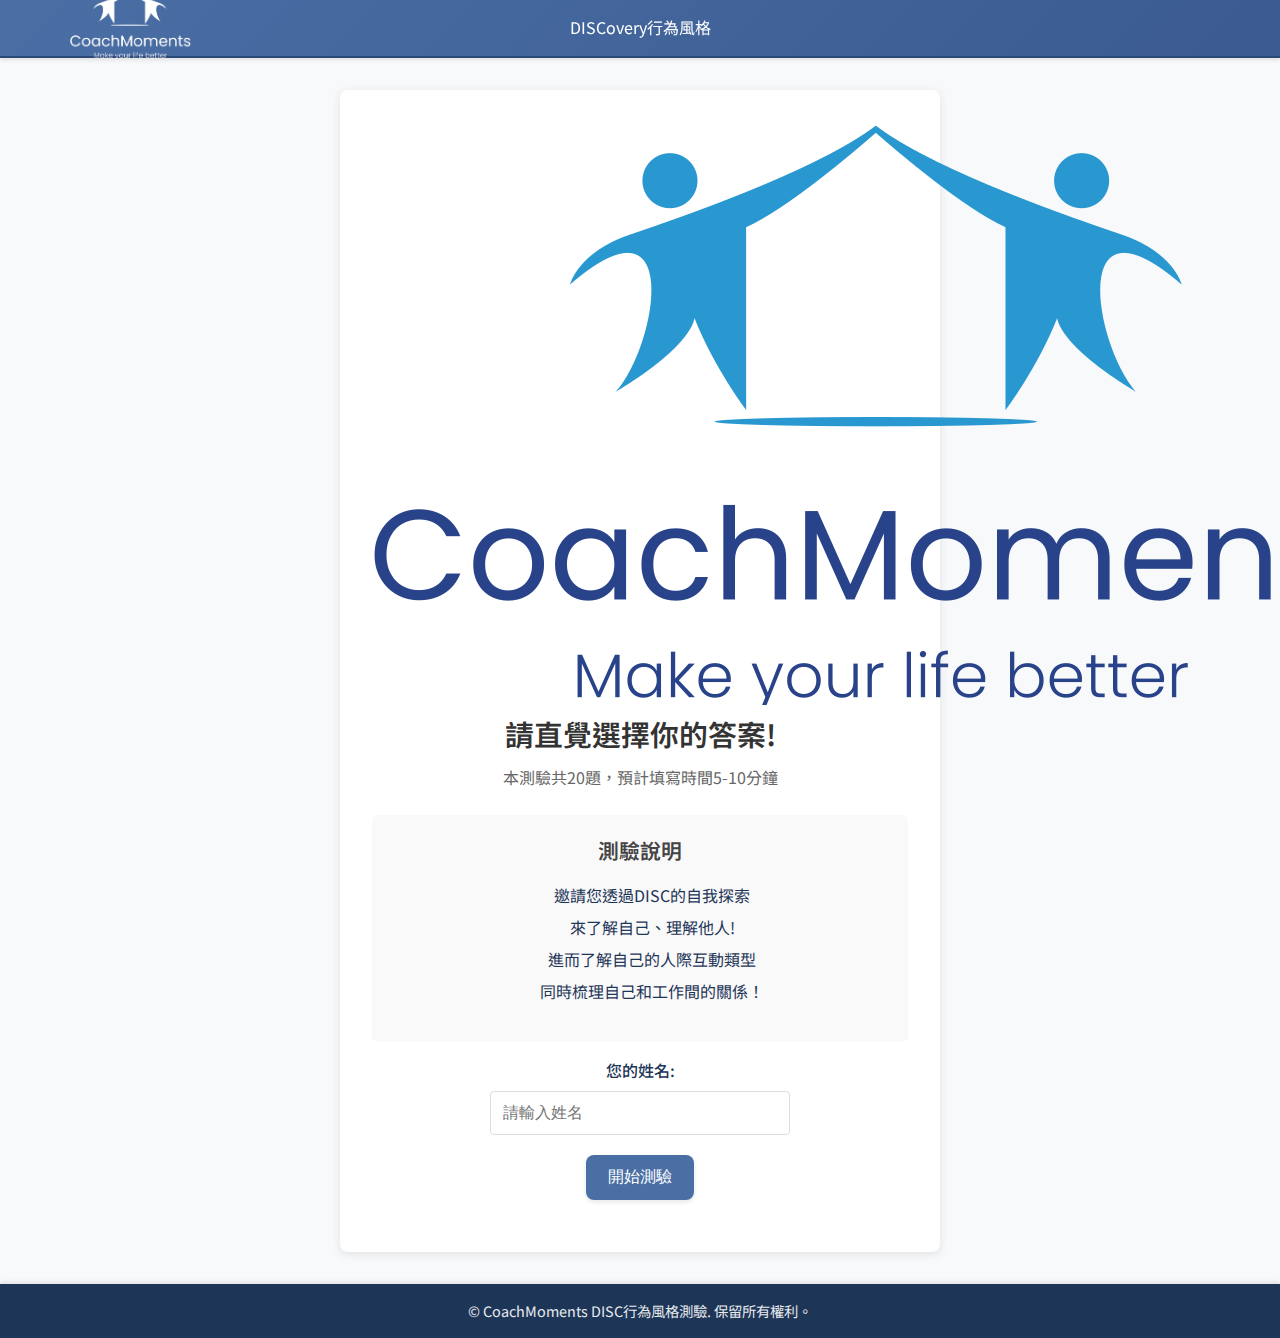
<file: index.html>
<!DOCTYPE html>
<html lang="zh-Hant">
<head>
    <meta charset="UTF-8">
    <meta name="viewport" content="width=device-width, initial-scale=1.0">
    <title>DISC 人格測驗</title>
    <link rel="stylesheet" href="css/styles.css">
    <link rel="stylesheet" href="css/header-styles.css">
    <link rel="stylesheet" href="css/footer-styles.css">
    <link href="https://fonts.googleapis.com/css2?family=Noto+Sans+TC:wght@400;500;700&display=swap" rel="stylesheet">

</head>
<body>
    <header>
        <div class="container">
            <div class="header-content">
                <div class="logo-container">
                    <a href="https://coachmoments.com/" target="_blank">
                        <img src="images/logo.png" alt="CoachMoments Logo" class="site-logo" 
                             onerror="this.style.display='none'; this.nextElementSibling.style.display='block';">
                        <div class="logo-fallback">CoachMoments</div>
                    </a>
                </div>
                <div class="site-title">
                    <span class="title-en">DISCovery行為風格</span>
                </div>
                <div class="header-spacer"></div>
            </div>
        </div>
    </header>

    <main class="container">
        <div class="welcome-card">
            <div class="welcome-header">
                <div class="welcome-logo">
                    <img src="images/logo - blue.png" alt="DISC Logo" class="intro-logo" 
                         onerror="this.style.display='none';">
                </div>
                <h2>請直覺選擇你的答案!</h2>
                <p>本測驗共20題，預計填寫時間5-10分鐘</p>
            </div>
            
            <div class="test-instructions">
                <h3>測驗說明</h3>
                <ul style="list-style-type: none; text-align: center;">
                    <li>邀請您透過DISC的自我探索</li>
                    <li>來了解自己、理解他人!</li>
                    <li>進而了解自己的人際互動類型 </li>
                    <li>同時梳理自己和工作間的關係！</li>
                </ul>
            </div>
            
            <div class="input-section">
                <label for="userName">您的姓名:</label>
                <input type="text" id="userName" placeholder="請輸入姓名" maxlength="20">
            </div>
            
            <div class="start-options">
                <button id="startTest" class="btn">開始測驗</button>
            </div>
            
            <div id="testStatus" class="status-message" style="display: none;"></div>
        </div>
    </main>

    <footer>
        <div class="container">
            <p>&copy; CoachMoments DISC行為風格測驗. 保留所有權利。</p>
        </div>
    </footer>

    <script src="js/script.js"></script>
    <script>
        document.addEventListener('DOMContentLoaded', function() {
            // 開始新測驗按鈕
            document.getElementById('startTest').addEventListener('click', function() {
                const newUserName = document.getElementById('userName').value.trim();
                
                if (!newUserName) {
                    document.getElementById('testStatus').textContent = '請輸入您的姓名以開始測驗';
                    document.getElementById('testStatus').style.display = 'block';
                    setTimeout(() => {
                        document.getElementById('testStatus').style.display = 'none';
                    }, 3000);
                    return;
                }
                
                // 初始化新測驗數據
                clearLocalStorageData();
                
                // 設置用戶名和空答案
                saveToLocalStorage('discUserName', newUserName);
                saveToLocalStorage('discAnswers', Array(20).fill(null));
                saveToLocalStorage('discTestStartTime', new Date().toISOString());
                
                // 重定向到測驗頁面
                window.location.href = 'quiz.html';
            });
        });
    </script>
</body>
</html>
</file>
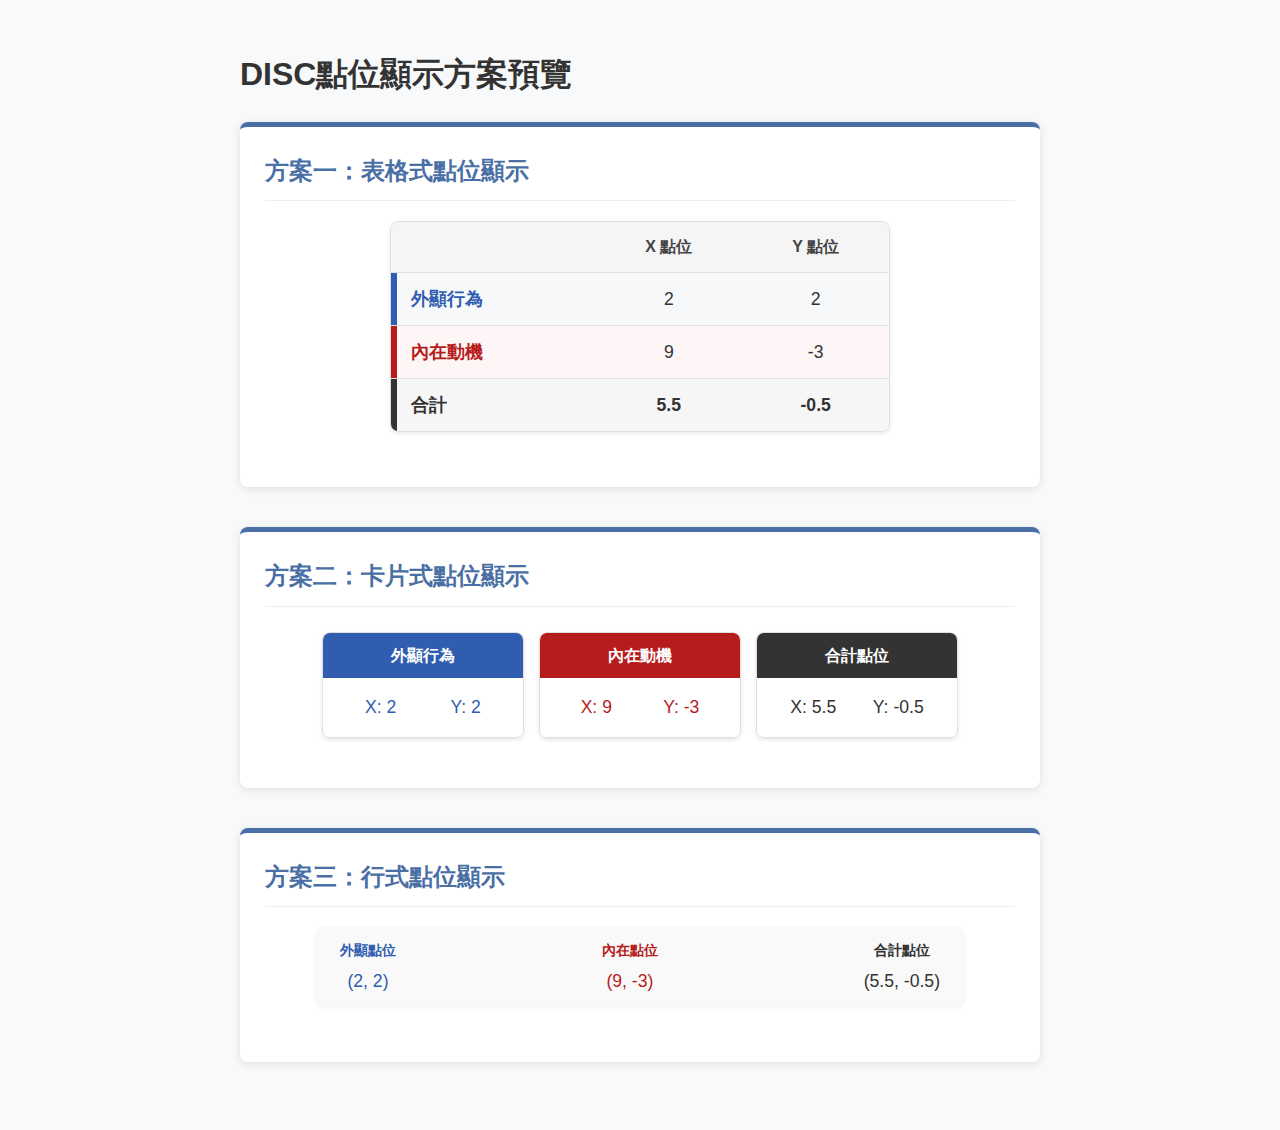
<file: p.HTML>
<!DOCTYPE html>
<html lang="zh-Hant">
<head>
    <meta charset="UTF-8">
    <meta name="viewport" content="width=device-width, initial-scale=1.0">
    <title>點位顯示方案預覽</title>
    <style>
        body {
            font-family: 'Noto Sans TC', 'Segoe UI', sans-serif;
            line-height: 1.6;
            color: #333;
            background-color: #f8f9fa;
            padding: 20px;
        }
        
        .container {
            max-width: 800px;
            margin: 0 auto;
        }
        
        .preview-section {
            background: white;
            border-radius: 8px;
            box-shadow: 0 2px 8px rgba(0,0,0,0.1);
            margin-bottom: 40px;
            padding: 25px;
            border-top: 5px solid #4a6fa5;
        }
        
        h2 {
            margin-top: 0;
            color: #4a6fa5;
            border-bottom: 1px solid #eee;
            padding-bottom: 10px;
            margin-bottom: 20px;
        }
        
        /* 方案一：表格式點位 */
        .points-table-container {
            margin: 20px auto 30px;
            max-width: 500px;
        }

        .points-table {
            width: 100%;
            border-collapse: separate;
            border-spacing: 0;
            border-radius: 8px;
            overflow: hidden;
            box-shadow: 0 2px 5px rgba(0, 0, 0, 0.08);
            border: 1px solid #e0e0e0;
        }

        .points-table th,
        .points-table td {
            padding: 12px 15px;
            text-align: center;
            border-bottom: 1px solid #e0e0e0;
        }

        .points-table th {
            background-color: #f5f5f5;
            font-weight: 600;
            color: #444;
        }

        .points-table td {
            font-weight: 500;
            font-size: 1.1rem;
        }

        .points-table tr:last-child td {
            border-bottom: none;
        }

        .points-table .point-label {
            text-align: left;
            font-weight: 600;
            padding-left: 20px;
            position: relative;
        }

        .points-table .point-label::before {
            content: '';
            position: absolute;
            left: 0;
            top: 0;
            bottom: 0;
            width: 6px;
        }

        .external-row .point-label {
            color: #305daf;
        }

        .external-row .point-label::before {
            background-color: #305daf;
        }

        .external-row td {
            background-color: rgba(74, 111, 165, 0.05);
        }

        .internal-row .point-label {
            color: #b71c1c;
        }

        .internal-row .point-label::before {
            background-color: #b71c1c;
        }

        .internal-row td {
            background-color: rgba(230, 57, 70, 0.05);
        }

        .total-row .point-label {
            color: #333;
        }

        .total-row .point-label::before {
            background-color: #333;
        }

        .total-row td {
            background-color: rgba(80, 80, 80, 0.05);
            font-weight: 600;
        }
        
        /* 方案二：卡片式點位 */
        .points-cards {
            display: flex;
            justify-content: center;
            gap: 15px;
            margin: 25px auto;
            max-width: 650px;
        }

        .point-card {
            flex: 1;
            min-width: 120px;
            max-width: 200px;
            border-radius: 8px;
            overflow: hidden;
            box-shadow: 0 2px 4px rgba(0, 0, 0, 0.1);
            border: 1px solid #e0e0e0;
        }

        .point-card-header {
            padding: 10px;
            text-align: center;
            font-weight: 600;
            color: white;
        }

        .external-card .point-card-header {
            background-color: #305daf;
        }

        .internal-card .point-card-header {
            background-color: #b71c1c;
        }

        .total-card .point-card-header {
            background-color: #333;
        }

        .point-card-body {
            padding: 15px;
            display: flex;
            justify-content: space-around;
            background-color: white;
        }

        .coord-value {
            font-size: 1.1rem;
            font-weight: 500;
        }

        .external-card .coord-value {
            color: #305daf;
        }

        .internal-card .coord-value {
            color: #b71c1c;
        }

        .total-card .coord-value {
            color: #333;
        }

        @media (max-width: 650px) {
            .points-cards {
                flex-direction: column;
                align-items: center;
            }
            
            .point-card {
                width: 100%;
                max-width: 280px;
            }
        }
        
        /* 方案三：行式點位 */
        .points-row-container {
            margin: 15px auto 30px;
            max-width: 650px;
            padding: 0 10px;
        }

        .points-row {
            display: flex;
            justify-content: space-between;
            background: #f9f9f9;
            border-radius: 8px;
            padding: 12px 15px;
            box-shadow: 0 1px 3px rgba(0, 0, 0, 0.05);
        }

        .points-group {
            display: flex;
            flex-direction: column;
            text-align: center;
            padding: 0 10px;
        }

        .points-title {
            font-size: 0.9rem;
            margin-bottom: 5px;
            font-weight: 600;
        }

        .points-value {
            font-size: 1.1rem;
            font-weight: 500;
        }

        .external-points .points-title {
            color: #305daf;
        }

        .external-points .points-value {
            color: #305daf;
        }

        .internal-points .points-title {
            color: #b71c1c;
        }

        .internal-points .points-value {
            color: #b71c1c;
        }

        .total-points .points-title {
            color: #333;
        }

        .total-points .points-value {
            color: #333;
        }

        @media (max-width: 650px) {
            .points-row {
                flex-direction: column;
                gap: 12px;
            }
            
            .points-group {
                flex-direction: row;
                justify-content: space-between;
                align-items: center;
            }
            
            .points-title {
                margin-bottom: 0;
                margin-right: 10px;
            }
        }
    </style>
</head>
<body>
    <div class="container">
        <h1>DISC點位顯示方案預覽</h1>
        
        <div class="preview-section">
            <h2>方案一：表格式點位顯示</h2>
            <div class="points-table-container">
                <table class="points-table">
                    <thead>
                        <tr>
                            <th></th>
                            <th>X 點位</th>
                            <th>Y 點位</th>
                        </tr>
                    </thead>
                    <tbody>
                        <tr class="external-row">
                            <td class="point-label">外顯行為</td>
                            <td>2</td>
                            <td>2</td>
                        </tr>
                        <tr class="internal-row">
                            <td class="point-label">內在動機</td>
                            <td>9</td>
                            <td>-3</td>
                        </tr>
                        <tr class="total-row">
                            <td class="point-label">合計</td>
                            <td>5.5</td>
                            <td>-0.5</td>
                        </tr>
                    </tbody>
                </table>
            </div>
        </div>
        
        <div class="preview-section">
            <h2>方案二：卡片式點位顯示</h2>
            <div class="points-cards">
                <div class="point-card external-card">
                    <div class="point-card-header">外顯行為</div>
                    <div class="point-card-body">
                        <div class="coord-value">X: 2</div>
                        <div class="coord-value">Y: 2</div>
                    </div>
                </div>
                <div class="point-card internal-card">
                    <div class="point-card-header">內在動機</div>
                    <div class="point-card-body">
                        <div class="coord-value">X: 9</div>
                        <div class="coord-value">Y: -3</div>
                    </div>
                </div>
                <div class="point-card total-card">
                    <div class="point-card-header">合計點位</div>
                    <div class="point-card-body">
                        <div class="coord-value">X: 5.5</div>
                        <div class="coord-value">Y: -0.5</div>
                    </div>
                </div>
            </div>
        </div>
        
        <div class="preview-section">
            <h2>方案三：行式點位顯示</h2>
            <div class="points-row-container">
                <div class="points-row">
                    <div class="points-group external-points">
                        <span class="points-title">外顯點位</span>
                        <span class="points-value">(2, 2)</span>
                    </div>
                    <div class="points-group internal-points">
                        <span class="points-title">內在點位</span>
                        <span class="points-value">(9, -3)</span>
                    </div>
                    <div class="points-group total-points">
                        <span class="points-title">合計點位</span>
                        <span class="points-value">(5.5, -0.5)</span>
                    </div>
                </div>
            </div>
        </div>
    </div>
</body>
</html>
</file>
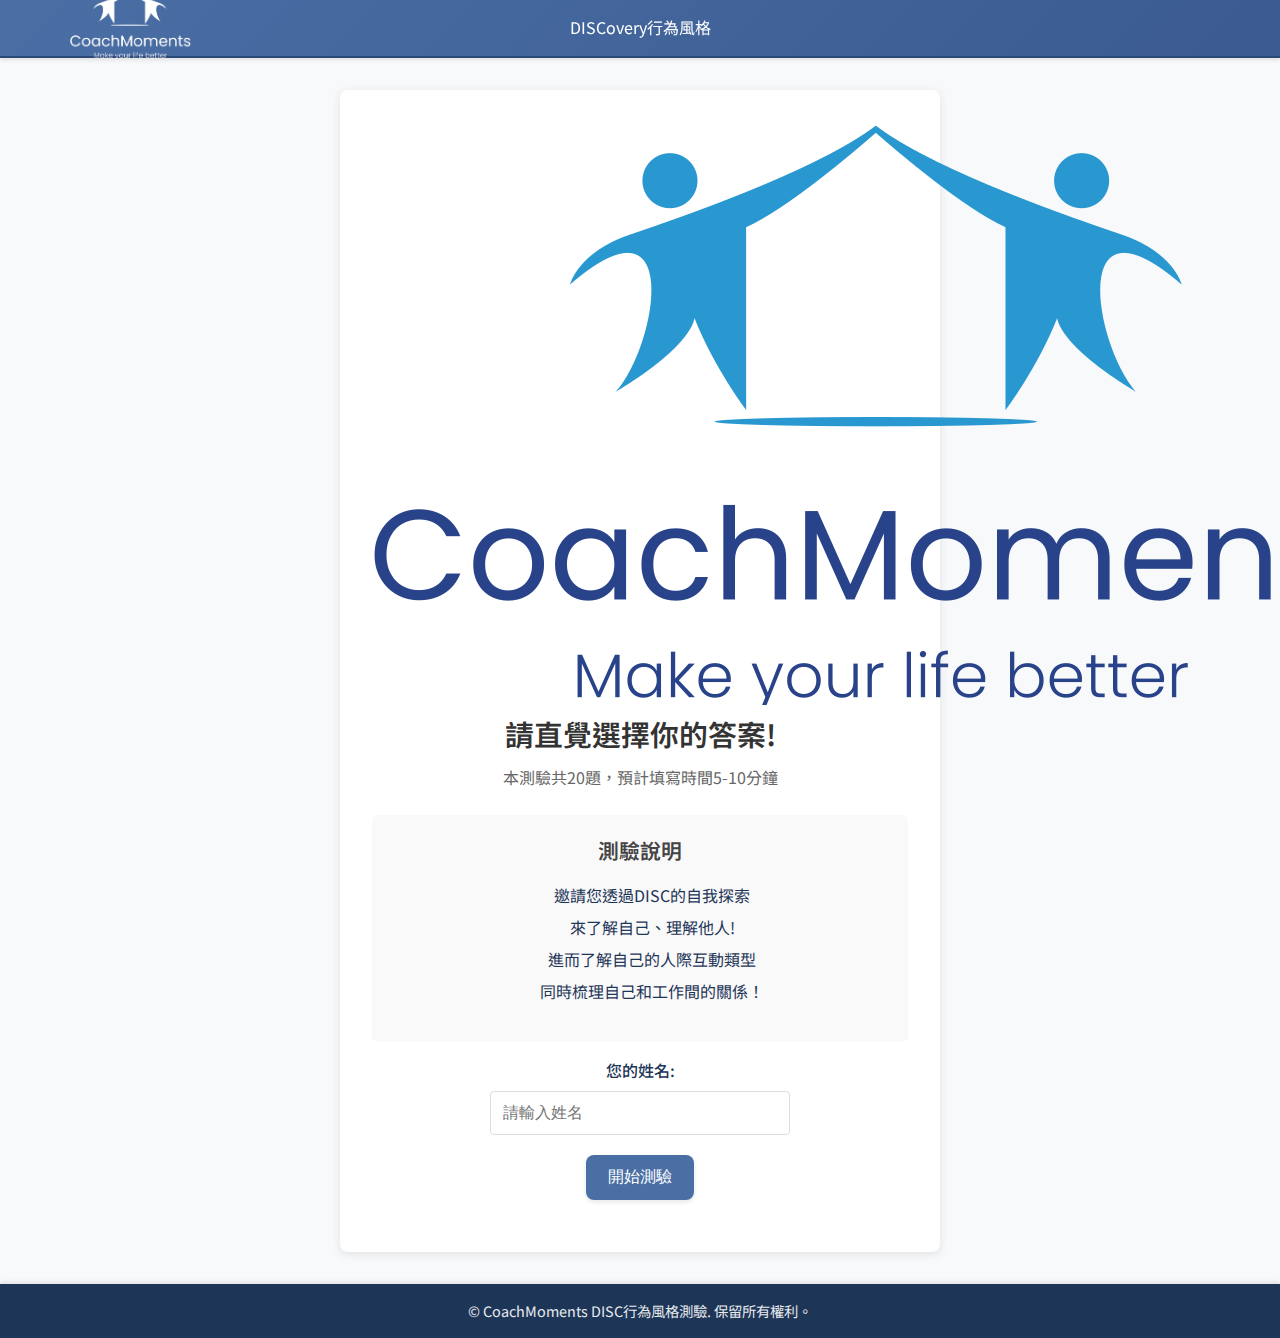
<file: quiz.html>
<!DOCTYPE html>
<html lang="zh-Hant">
<head>
    <meta charset="UTF-8">
    <meta name="viewport" content="width=device-width, initial-scale=1.0">
    <title>DISC 人格測驗</title>
    <link rel="stylesheet" href="css/styles.css">
    <link rel="stylesheet" href="css/quiz-styles.css">
    <link rel="stylesheet" href="css/header-styles.css">
    <link rel="stylesheet" href="css/footer-styles.css">
    <link href="https://fonts.googleapis.com/css2?family=Noto+Sans+TC:wght@400;500;700&display=swap" rel="stylesheet">
    <style>
        /* Quiz頁面特有樣式 */
        
        /* 調整導航按鈕樣式 */
        .navigation-buttons {
            display: flex;
            justify-content: center;
            gap: 20px;
            margin-top: 20px;
            width: 100%;
            max-width: 400px;
            margin-left: auto;
            margin-right: auto;
            position: relative;
            padding: 0 10px;
        }
        
        .navigation-buttons .btn {
            padding: 0.6rem 1.2rem;
            font-size: 0.95rem;
            min-width: 100px;
            transition: all 0.3s ease;
        }
        
        @media (max-width: 768px) {
            .navigation-buttons {
                max-width: 100%;
                justify-content: space-between !important;
                padding: 0 15px;
                gap: 0;
                display: flex;
                flex-direction: row;
                width: 100%;
            }
            
            .navigation-buttons .btn {
                padding: 0.5rem 0.8rem;
                font-size: 0.9rem;
                min-width: 60px;
                max-width: 80px;
                flex: 0 0 auto;
            }
            
            /* 確保提交按鈕在手機版上居中顯示 */
            #submit-btn {
                position: absolute;
                left: 50%;
                transform: translateX(-50%);
                min-width: 90px !important;
                max-width: 120px !important;
                padding: 0.6rem 1rem !important;
                font-size: 0.95rem !important;
                z-index: 10;
            }
        }

    </style>
</head>
<body>
    <header>
        <div class="container">
            <div class="header-content">
                <div class="logo-container">
                    <a href="https://coachmoments.com/" target="_blank">
                        <img src="images/logo.png" alt="CoachMoments Logo" class="site-logo" 
                             onerror="this.style.display='none'; this.nextElementSibling.style.display='block';">
                        <div class="logo-fallback">CoachMoments</div>
                    </a>
                </div>
                <div class="site-title">
                    <span class="title-en">DISCovery行為風格</span>
                </div>
                <div class="header-spacer"></div>
            </div>
        </div>
    </header>

    <main class="container">
        <div class="quiz-header">
            <p class="user-greeting">歡迎 <span id="user-name-display"></span>！請根據您的第一直覺，選擇最符合您個性的選項</p>
            
            <div class="progress-container">
                <div id="progress-bar" class="progress-bar"></div>
            </div>
            <div class="counter-info">
                已回答: <span id="answered-count">0</span>/<span id="total-count">20</span>
            </div>
        </div>

        <div class="quiz-content">
            <!-- 問題區塊將在這裡動態載入 -->
        </div>

        <div class="pagination-indicators">
            <!-- 分頁指示器將在這裡動態載入 -->
        </div>

        <div class="navigation-buttons">
            <button id="prev-btn" class="btn btn-secondary" disabled>上一頁</button>
            <button id="next-btn" class="btn btn-primary">下一頁</button>
            <button id="submit-btn" class="btn btn-primary" style="display: none;">查看結果</button>
        </div>
    </main>

    <footer>
        <div class="container">
            <p>&copy; CoachMoments DISC行為風格測驗. 保留所有權利。</p>
        </div>
    </footer>

    <script src="js/script.js"></script>
    <script src="js/quiz.js"></script>
</body>
</html>
</file>
<file: css/styles.css>
:root {
  --primary-color: #4a6fa5;
  --secondary-color: #6b8cbc;
  --accent-color: #e63946;
  --external-bg-color: #e6f0ff;
  --internal-bg-color: #ffe6e6;
  --total-bg-color: #f0f0f0;
  --border-color: #495057;
  --external-point-color: #305daf;
  --internal-point-color: #d32f3d;
  --total-point-color: #555555;
  --light-color: #f9f9f9;
  --dark-color: #1d3557;
  --shadow: 0 4px 6px rgba(0, 0, 0, 0.1);
  --transition: all 0.3s ease;
}

* {
  margin: 0;
  padding: 0;
  box-sizing: border-box;
}

body {
  font-family: 'Noto Sans TC', 'Segoe UI', sans-serif;
  line-height: 1.6;
  color: var(--dark-color);
  background-color: #f8f9fa;
  min-height: 100vh;
  display: flex;
  flex-direction: column;
}

.container {
  width: 100%;
  max-width: 1200px;
  margin: 0 auto;
  padding: 0 10px;
}

header {
  background-color: var(--primary-color);
  color: white;
  padding: 1rem 0;
  text-align: center;
  box-shadow: var(--shadow);
}

h1, h2, h3, h4 {
  margin-bottom: 1rem;
  font-weight: 600;
}

h1 {
  font-size: 2.5rem;
}

h2 {
  font-size: 2rem;
  color: var(--primary-color);
}

.card {
  background: white;
  border-radius: 8px;
  box-shadow: var(--shadow);
  padding: 2rem;
  margin: 2rem 0;
}

.btn {
  display: inline-block;
  background-color: var(--primary-color);
  color: white;
  padding: 0.8rem 1.5rem;
  border: none;
  border-radius: 4px;
  cursor: pointer;
  font-size: 1rem;
  transition: var(--transition);
  text-decoration: none;
}

.btn:hover {
  background-color: var(--secondary-color);
  transform: translateY(-2px);
}

.btn-secondary {
  background-color: var(--light-color);
  color: var(--dark-color);
  border: 1px solid var(--dark-color);
}

.btn-secondary:hover {
  background-color: #e9ecef;
}

input, textarea, select {
  width: 100%;
  padding: 0.75rem;
  margin-bottom: 1rem;
  border: 1px solid #ced4da;
  border-radius: 4px;
  font-size: 1rem;
}

footer {
  background-color: var(--dark-color);
  color: white;
  text-align: center;
  padding: 1rem 0;
  margin-top: auto;
}

/* Index Page Specific Styles */
.welcome-section {
  text-align: center;
  padding: 3rem 0;
}

.instructions {
  max-width: 800px;
  margin: 0 auto;
  text-align: left;
}

.form-group {
  margin-bottom: 1.5rem;
}

/* Quiz Page Specific Styles */
.quiz-container {
  max-width: 800px;
  margin: 0 auto;
}

.progress-container {
  margin: 1.5rem 0;
  height: 10px;
  background-color: #e9ecef;
  border-radius: 5px;
  overflow: hidden;
}

.progress-bar {
  height: 100%;
  background-color: var(--primary-color);
  transition: width 0.3s ease;
}

.pagination {
  display: flex;
  justify-content: center;
  margin: 1.5rem 0;
}

.pagination-item {
  display: inline-block;
  width: 30px;
  height: 30px;
  line-height: 30px;
  text-align: center;
  margin: 0 5px;
  border-radius: 50%;
  cursor: pointer;
  background-color: transparent;
  transition: var(--transition);
}

.pagination-item.active {
  background-color: var(--primary-color);
  color: white;
}

.question {
  margin-bottom: 2rem;
  padding: 1.5rem;
  border-bottom: 1px solid #e9ecef;
  background-color: #f8f9fa;
  border-radius: 8px;
  transition: all 0.3s ease;
}

.question:last-child {
  margin-bottom: 0;
  border-bottom: none;
}

.question.unanswered {
  border-left: 4px solid var(--primary-color);
  padding-left: 1.5rem;
  background-color: rgba(74, 111, 165, 0.05);
}

.question.unanswered-highlight {
  animation: highlight-pulse 2s ease-in-out;
  border: 2px solid var(--primary-color);
}

@keyframes highlight-pulse {
  0% { box-shadow: 0 0 0 0 rgba(74, 111, 165, 0.7); }
  70% { box-shadow: 0 0 0 15px rgba(74, 111, 165, 0); }
  100% { box-shadow: 0 0 0 0 rgba(74, 111, 165, 0); }
}

.question h3 {
  margin-bottom: 1.2rem;
  color: var(--dark-color);
  font-size: 1.2rem;
}

.question.unanswered h3 {
  color: var(--accent-color);
}

.options {
  display: flex;
  flex-direction: column;
  gap: 0.8rem;
}

.option {
  display: flex;
  align-items: flex-start;
  padding: 0.7rem 1rem;
  border: 1px solid #ced4da;
  border-radius: 4px;
  cursor: pointer;
  transition: all 0.2s ease;
  background-color: #fff;
}

.option:hover {
  background-color: #f1f3f5;
  border-color: #adb5bd;
}

.option.selected {
  background-color: rgba(74, 111, 165, 0.1);
  border-color: var(--primary-color);
  font-weight: 500;
}

.option input[type="radio"] {
  margin-right: 10px;
  margin-top: 3px;
}

.navigation-buttons {
  display: flex;
  justify-content: space-between;
  margin-top: 2rem;
}

/* Results Page Specific Styles */
.results-container {
  max-width: 900px;
  margin: 0 auto;
}

.user-info {
  display: flex;
  justify-content: space-between;
  margin-bottom: 1.5rem;
}

.results-table {
  width: 100%;
  border-collapse: collapse;
  margin-bottom: 2rem;
}

.results-table th, .results-table td {
  padding: 0.75rem;
  text-align: center;
  border: 1px solid #dee2e6;
}

.results-table th {
  background-color: var(--primary-color);
  color: white;
}

.results-table tr:nth-child(even) {
  background-color: #f8f9fa;
}

.chart-container {
  width: 100%;
  max-width: 600px;
  margin: 0 auto 2rem auto;
}

.personality-description {
  margin-bottom: 2rem;
}

.action-buttons {
  display: flex;
  justify-content: center;
  gap: 1rem;
}

/* DISC Type Colors */
.type-d {
  color: #e63946;
}

.type-i {
  color: #f9c74f;
}

.type-s {
  color: #43aa8b;
}

.type-c {
  color: #577590;
}

/* Responsive Design */
@media (max-width: 768px) {
  h1 {
    font-size: 2rem;
  }
  
  h2 {
    font-size: 1.5rem;
  }
  
  .card {
    padding: 1.5rem;
  }
  
  .user-info {
    flex-direction: column;
    gap: 15px;
    align-items: center;
    margin-bottom: 25px;
  }
  
  .navigation-buttons {
    flex-direction: column;
    gap: 1rem;
  }
  
  .btn {
    width: 100%;
    max-width: 250px;
  }
  
  .action-buttons {
    flex-direction: column;
  }
}

/* Radar Chart Styles */
.radar-chart {
  display: block;
  margin: 0 auto;
}

/* 網絡狀態樣式 */
#network-status {
  position: fixed;
  top: 0;
  right: 0;
  padding: 5px 10px;
  font-size: 0.8rem;
  z-index: 1000;
  border-radius: 0 0 0 5px;
  transition: all 0.3s ease;
}

.status-online {
  background-color: #4CAF50;
  color: white;
}

.status-offline {
  background-color: #f44336;
  color: white;
}

/* 自動保存狀態樣式 */
.save-status {
  display: none;
  position: fixed;
  bottom: 20px;
  right: 20px;
  background-color: rgba(0, 0, 0, 0.7);
  color: white;
  padding: 10px 15px;
  border-radius: 5px;
  font-size: 0.9rem;
  z-index: 1000;
}

/* 測驗時間顯示樣式 */
.test-duration {
  text-align: right;
  margin-bottom: 1rem;
  font-size: 0.9rem;
  color: #6c757d;
}

/* 自動保存指示器 */
#auto-save-indicator {
  position: fixed;
  bottom: 10px;
  right: 10px;
  padding: 8px 15px;
  border-radius: 4px;
  font-size: 0.9rem;
  opacity: 0;
  transition: opacity 0.5s ease;
  z-index: 1000;
}

.auto-save-indicator.success {
  background-color: #4CAF50;
  color: white;
}

.auto-save-indicator.warning {
  background-color: #ff9800;
  color: white;
}

.auto-save-indicator.error {
  background-color: #f44336;
  color: white;
}

/* 消息容器 */
#message-container {
  position: fixed;
  top: 20px;
  left: 50%;
  transform: translateX(-50%);
  z-index: 2000;
  width: 80%;
  max-width: 400px;
}

.message {
  padding: 10px 15px;
  margin-bottom: 10px;
  border-radius: 4px;
  box-shadow: 0 2px 5px rgba(0, 0, 0, 0.2);
  animation: fadeIn 0.5s;
}

.message.info {
  background-color: #2196F3;
  color: white;
}

.message.success {
  background-color: #4CAF50;
  color: white;
}

.message.warning {
  background-color: #ff9800;
  color: white;
}

.message.error {
  background-color: #f44336;
  color: white;
}

.message.fadeOut {
  animation: fadeOut 0.5s;
}

@keyframes fadeIn {
  from { opacity: 0; transform: translateY(-20px); }
  to { opacity: 1; transform: translateY(0); }
}

@keyframes fadeOut {
  from { opacity: 1; transform: translateY(0); }
  to { opacity: 0; transform: translateY(-20px); }
}

/* 測驗時間顯示 */
#test-duration-container {
  position: fixed;
  top: 0;
  left: 0;
  padding: 5px 10px;
  background-color: #333;
  color: white;
  font-size: 0.8rem;
  border-radius: 0 0 5px 0;
  z-index: 1000;
}

/* 繼續測驗選項 */
.start-options {
  margin: 20px 0;
  display: flex;
  flex-direction: column;
  align-items: center;
  gap: 10px;
}

@media (min-width: 768px) {
  .start-options {
    flex-direction: row;
    justify-content: center;
  }
}

.session-info {
  font-size: 0.85rem;
  color: #666;
  margin-top: 5px;
}

/* 未回答問題高亮 */
.unanswered-highlight {
  animation: pulseHighlight 1.5s ease-in-out 2;
}

@keyframes pulseHighlight {
  0% { box-shadow: 0 0 0 0 rgba(74, 111, 165, 0.4); }
  70% { box-shadow: 0 0 0 15px rgba(74, 111, 165, 0); }
  100% { box-shadow: 0 0 0 0 rgba(74, 111, 165, 0); }
}

/* 状态消息 */
.status-message {
  padding: 10px;
  margin: 10px 0;
  border-radius: 4px;
  background-color: #f8d7da;
  color: #721c24;
  border: 1px solid #f5c6cb;
  animation: fadeIn 0.5s;
}

/* 答題進度 */
.progress-container {
  margin: 20px 0;
  width: 100%;
  background-color: #f1f1f1;
  border-radius: 5px;
  height: 20px;
  overflow: hidden;
}

.progress-bar {
  height: 100%;
  background-color: #4CAF50;
  width: 0;
  transition: width 0.5s ease;
}

.progress-info {
  margin-top: 5px;
  font-size: 0.85rem;
  color: #666;
  text-align: right;
}

/* 按鈕狀態 */
.btn.disabled {
  opacity: 0.65;
  cursor: not-allowed;
}

/* 首頁歡迎卡片 */
.welcome-card {
    background-color: #fff;
    border-radius: 8px;
    box-shadow: 0 2px 10px rgba(0,0,0,0.1);
    padding: 2rem;
    max-width: 600px;
    margin: 2rem auto;
    text-align: center;
}

.welcome-header {
    margin-bottom: 1.5rem;
}

.welcome-header h2 {
    margin-bottom: 0.5rem;
    color: #333;
    font-size: 1.8rem;
}

.welcome-header p {
    color: #666;
    font-size: 1rem;
}

/* 測驗說明樣式 */
.test-instructions {
    margin-bottom: 1rem;
    background-color: #f9f9f9;
    padding: 1.2rem;
    border-radius: 6px;
    text-align: left;
}

.test-instructions h3 {
    margin-bottom: 1rem;
    color: #444;
    font-size: 1.3rem;
    text-align: center;
}

.test-instructions ul {
    padding-left: 1.5rem;
    margin-bottom: 1.2rem;
}

.test-instructions li {
    margin-bottom: 0.5rem;
    line-height: 1.5;
}

/* 性格類型展示 */
.personality-types {
    display: flex;
    justify-content: center;
    gap: 1rem;
    margin-top: 1.5rem;
    flex-wrap: wrap;
}

.personality-type {
    display: flex;
    align-items: center;
    justify-content: center;
    padding: 0.8rem 1.2rem;
    border-radius: 6px;
    min-width: 100px;
    height: 40px;
}

.type-name {
    font-size: 0.95rem;
    font-weight: 500;
}

.type-d {
    background-color: rgba(220, 53, 69, 0.1);
    color: #dc3545;
}

.type-i {
    background-color: rgba(255, 193, 7, 0.1);
    color: #e0a800;
}

.type-s {
    background-color: rgba(40, 167, 69, 0.1);
    color: #28a745;
}

.type-c {
    background-color: rgba(0, 123, 255, 0.1);
    color: #0069d9;
}

.input-section {
    margin-bottom: 1rem;
    text-align: center;
}

.input-section label {
    display: block;
    margin-bottom: 0.5rem;
    font-weight: 500;
}

.input-section input {
    width: 100%;
    max-width: 300px;
    padding: 0.75rem;
    border-radius: 4px;
    border: 1px solid #ddd;
    margin: 0 auto;
}

.start-options {
    display: flex;
    flex-direction: column;
    align-items: center;
    gap: 1rem;
}

#continueTestContainer {
    margin-top: 0.5rem;
    text-align: center;
}

.session-info {
    font-size: 0.85rem;
    color: #666;
    margin-top: 0.5rem;
}

.status-message {
    text-align: center;
    margin: 1rem auto;
    max-width: 400px;
}

@media (max-width: 768px) {
    .welcome-card {
        margin: 1rem auto;
        padding: 1.5rem;
        max-width: 90%;
    }
    
    .input-section input {
        max-width: 100%;
    }
    
    .personality-types {
        gap: 0.5rem;
    }
    
    .personality-type {
        min-width: 80px;
        padding: 0.6rem;
        height: 35px;
    }
    
    .type-name {
        font-size: 0.85rem;
    }
}

/* Quiz Content Styles */
.quiz-content {
  margin: 2rem 0;
  padding: 1rem;
  background-color: #fff;
  border-radius: 8px;
  box-shadow: 0 2px 8px rgba(0, 0, 0, 0.1);
}

/* Error message styles */
.error-message {
  background-color: #f8d7da;
  color: #721c24;
  padding: 0.75rem 1.25rem;
  margin-bottom: 1rem;
  border: 1px solid #f5c6cb;
  border-radius: 0.25rem;
  text-align: center;
}

.success-message {
  background-color: #d4edda;
  color: #155724;
  padding: 0.75rem 1.25rem;
  margin-bottom: 1rem;
  border: 1px solid #c3e6cb;
  border-radius: 0.25rem;
  text-align: center;
}

/* 未回答問題高亮樣式 */
.question-card.unanswered {
  border: 2px solid var(--primary-color);
  box-shadow: 0 0 8px rgba(74, 111, 165, 0.5);
  animation: pulse 1.5s infinite;
}

.question-card.unanswered-highlight {
  border: 2px solid var(--accent-color) !important;
  box-shadow: 0 0 10px rgba(230, 57, 70, 0.5) !important;
  animation: highlight-pulse 2s ease-in-out infinite !important;
}

@keyframes pulse {
  0% { box-shadow: 0 0 8px rgba(74, 111, 165, 0.5); }
  70% { box-shadow: 0 0 15px rgba(74, 111, 165, 0.2); }
  100% { box-shadow: 0 0 8px rgba(74, 111, 165, 0.5); }
}

@keyframes highlight-pulse {
  0% { box-shadow: 0 0 5px rgba(230, 57, 70, 0.5); }
  50% { box-shadow: 0 0 15px rgba(230, 57, 70, 0.8); }
  100% { box-shadow: 0 0 5px rgba(230, 57, 70, 0.5); }
}

/* DISC結果報告樣式 */
.score-title {
  text-align: center;
  margin-bottom: 25px;
  font-size: 1.9rem;
  color: var(--dark-color);
  font-weight: 600;
}

.user-info {
  display: flex;
  justify-content: center;
  margin-bottom: 35px;
  gap: 60px;
}

.user-info-item {
  display: flex;
  align-items: center;
  font-size: 1.1rem;
}

.user-info-item .label {
  font-weight: bold;
  margin-right: 10px;
  color: var(--primary-color);
}

.user-info-item .value {
  font-weight: 500;
}

.disc-table-container {
  overflow-x: auto;
  max-width: 100%;
  margin: 0 auto;
  padding: 5px;
  border-radius: 5px;
}

.disc-score-table {
  width: 100%;
  max-width: 650px;
  border-collapse: separate;
  border-spacing: 0;
  margin: 0 auto 35px;
  text-align: center;
  border: 2px solid var(--border-color);
  box-shadow: var(--shadow);
  border-radius: 8px;
  overflow: hidden;
}

.disc-score-table th, 
.disc-score-table td {
  padding: 10px 15px;
  border: 1px solid var(--border-color);
  font-weight: normal;
  vertical-align: middle;
  transition: background-color 0.2s ease;
}


/* 表頭樣式 */
.disc-score-table thead th {
  border-bottom: 2px solid var(--border-color);
  font-weight: bold;
  background-color: var(--primary-color);
  color: white;
  font-size: 1.1rem;
  padding: 12px 15px;
}

.disc-score-table thead th:first-child {
  border-right: 2px solid var(--border-color);
}

/* 移除表格底部的多餘邊框 */
.disc-score-table tr:last-child td {
  border-bottom: none;
}

/* 類別單元格樣式 */
.category-cell {
  font-weight: bold;
  padding: 15px 2px;
  text-align: center;
  border-right: 2px solid var(--border-color) !important;
  min-width: 45px;
  font-size: 1.1rem;
  background-color: rgba(74, 111, 165, 0.25) !important; /* 最深的背景色 */
}
/* 外在行為區塊樣式 */
.external-section th,
.external-section td {
  background-color: rgba(74, 111, 165, 0.05); /* 淺藍色背景 */
}

/* 標題行稍深一點的背景色 */
.external-section:nth-child(1) td,
.external-section:nth-child(3) td,
.internal-section:nth-child(5) td,
.internal-section:nth-child(7) td,
.total-section:nth-child(9) td {
  background-color: rgba(74, 111, 165, 0.1); /* 標題行稍深的背景色 */
}



.external-section:hover td:not(.category-cell) {
  background-color: rgba(74, 111, 165, 0.15);
}


.external-section:last-child td {
  border-bottom: 2px solid var(--border-color);
}

.external-category {
  background-color: rgba(74, 111, 165, 0.3) !important;
  writing-mode: vertical-lr;
  text-orientation: upright;
  letter-spacing: 2px;
  color: #305daf;
  font-weight: bold;
}


/* 內在動機區塊樣式 */
.internal-section th,
.internal-section td {
  background-color: rgba(230, 57, 70, 0.05); /* 淺紅色背景 */
}

.internal-section:hover td:not(.category-cell) {
  background-color: rgba(230, 57, 70, 0.15);
}

.internal-section:first-child td {
  border-top: 2px solid var(--border-color);
}

.internal-section:last-child td {
  border-bottom: 2px solid var(--border-color);
}

.internal-category {
  background-color: rgba(230, 57, 70, 0.3) !important;
  writing-mode: vertical-lr;
  text-orientation: upright;
  letter-spacing: 2px;
  color: #b71c1c;
  font-weight: bold;
}

/* 合計區塊樣式 */
.total-section th,
.total-section td {
  background-color: rgba(80, 80, 80, 0.05); /* 淺灰色背景 */
}


.total-section:hover td:not(.category-cell) {
  background-color: rgba(80, 80, 80, 0.15);
}

.total-section:first-child td {
  border-top: 2px solid var(--border-color);
}

.total-category {
  background-color: rgba(80, 80, 80, 0.3) !important;
  writing-mode: vertical-lr;
  text-orientation: upright;
  letter-spacing: 2px;
  color: #333333;
  font-weight: bold;
}

/* 數字顯示樣式 */
[id^="ext-"], [id^="int-"], [id^="total-"] {
  font-weight: 600;
  font-size: 1.15rem;
}

/* 點位資訊樣式 - 橫向排列 */
.points-info {
  display: flex;
  flex-direction: row;
  justify-content: center;
  gap: 15px;
  flex-wrap: wrap;
  margin: 20px auto;
  max-width: 800px;
}

.point-group {
  flex: 1;
  min-width: 180px;
  max-width: 250px;
  background: #fff;
  border-radius: 8px;
  padding: 10px 15px;
  box-shadow: 0 2px 5px rgba(0, 0, 0, 0.08);
  display: flex;
  align-items: center;
  justify-content: space-between;
}

.point-group.external-point {
  border-left: 4px solid #305daf;
  background-color: rgba(74, 111, 165, 0.05);
}

.point-group.internal-point {
  border-left: 4px solid #b71c1c;
  background-color: rgba(230, 57, 70, 0.05);
}

.point-group.total-point {
  border-left: 4px solid #333333;
  background-color: rgba(80, 80, 80, 0.05);
}


.point-label {
  font-weight: bold;
  white-space: nowrap;
  font-size: 1rem;
}

.point-values {
  display: flex;
  gap: 12px;
}

.point-value {
  font-weight: 600;
  font-size: 1.05rem;
}

.external-label {
  color: #305daf;
}

.internal-label {
  color: #b71c1c;
}

.total-label {
  color: #333333;
}

/* 圖表和按鈕樣式 */
.chart-card {
  margin-top: 40px;
  padding: 25px;
  background-color: #fff;
  border-radius: 12px;
  box-shadow: var(--shadow);
  max-width: 800px;
  margin-left: auto;
  margin-right: auto;
}

.chart-card h3 {
  text-align: center;
  margin-bottom: 20px;
  font-size: 1.7rem;
  color: var(--dark-color);
  font-weight: 600;
}

.chart-container {
  margin: 25px 0;
  height: 350px;
  display: flex;
  justify-content: center;
  align-items: center;
}

.legend {
  display: flex;
  justify-content: center;
  gap: 30px;
  margin-top: 15px;
  padding: 15px;
  background-color: #f8f9fa;
  border-radius: 8px;
  max-width: 500px;
  margin-left: auto;
  margin-right: auto;
}

.legend-item {
  display: flex;
  align-items: center;
  gap: 8px;
  font-size: 0.95rem;
}

.color-box {
  width: 18px;
  height: 18px;
  display: inline-block;
  border-radius: 3px;
  border: 1px solid rgba(0, 0, 0, 0.1);
}

.legend-item:nth-child(1) .color-box {
  background-color: var(--external-bg-color);
}

.legend-item:nth-child(2) .color-box {
  background-color: var(--internal-bg-color);
}

.legend-item:nth-child(3) .color-box {
  background-color: var(--total-bg-color);
}

.action-section {
  margin: 40px 0;
}

.action-buttons {
  display: flex;
  justify-content: center;
  gap: 20px;
  flex-wrap: wrap;
}

.btn {
  padding: 12px 22px;
  border-radius: 8px;
  border: none;
  background-color: var(--primary-color);
  color: white;
  font-size: 1rem;
  font-weight: 500;
  cursor: pointer;
  transition: all 0.2s ease;
  box-shadow: 0 2px 5px rgba(0, 0, 0, 0.1);
}

.btn:hover {
  transform: translateY(-2px);
  box-shadow: 0 4px 8px rgba(0, 0, 0, 0.15);
}

.btn:active {
  transform: translateY(0);
  box-shadow: 0 2px 5px rgba(0, 0, 0, 0.1);
}

.btn-secondary {
  background-color: var(--secondary-color);
}

.btn-outline {
  background-color: transparent;
  color: var(--primary-color);
  border: 2px solid var(--primary-color);
}

.btn-outline:hover {
  background-color: var(--primary-color);
  color: white;
}

@media (max-width: 768px) {
  .user-info {
    flex-direction: column;
    gap: 15px;
    align-items: center;
    margin-bottom: 25px;
  }
  
  .disc-score-table {
    font-size: 0.9rem;
    margin-bottom: 25px;
  }

  .disc-score-table th, 
  .disc-score-table td {
    padding: 8px 10px;
  }

  .category-cell {
    padding: 10px 2px;
    min-width: 35px;
    font-size: 1rem;
  }

  [id^="ext-"], [id^="int-"], [id^="total-"] {
    font-size: 1rem;
  }
  
  .legend {
    flex-direction: column;
    align-items: center;
    gap: 12px;
    padding: 12px;
  }

  .chart-card h3 {
    font-size: 1.5rem;
  }

  .chart-container {
    height: 300px;
  }

  .score-title {
    font-size: 1.6rem;
    margin-bottom: 20px;
  }

  .points-info {
    flex-direction: column;
    align-items: center;
  }
  
  .point-group {
    width: 100%;
    max-width: 280px;
  }

  .action-buttons {
    flex-direction: column;
    align-items: center;
    gap: 15px;
  }

  .btn {
    width: 100%;
    max-width: 250px;
  }
}
</file>
<file: css/header-styles.css>
/* 統一的Header樣式 - 適用於所有頁面 */

/* Header基本樣式 - 藍底白字 */
header {
    padding: 15px 0;
    background: linear-gradient(135deg, #4a6fa5 0%, #3a5a91 100%);
    border-bottom: 2px solid #2c4a78;
    position: sticky;
    top: 0;
    z-index: 100;
    box-shadow: 0 2px 4px rgba(0, 0, 0, 0.1);
}

/* LOGO和標題的容器 */
.header-content {
    display: flex;
    align-items: center;
    justify-content: center;
    width: 100%;
    padding: 0 20px;
    max-width: 1200px;
    margin: 0 auto;
    position: relative;
}

/* LOGO保持在左上角 - 絕對定位 */
.logo-container {
    position: absolute;
    left: 20px;
    top: 50%;
    transform: translateY(-50%);
    z-index: 10;
}

.site-logo {
    height: 70px;
    width: auto;
    object-fit: contain;
    transition: opacity 0.3s ease;
}

/* LOGO fallback文字樣式 */
.logo-fallback {
    font-size: 1.4rem;
    font-weight: bold;
    color: white;
    display: none;
    line-height: 70px;
    cursor: default;
}

/* 標題在正中間 - 單行白字 */
.site-title {
    display: flex;
    align-items: center;
    justify-content: center;
    text-align: center;
    width: 100%;
}

.title-text {
    font-size: 2.2rem;
    font-weight: 700;
    color: white;
    line-height: 1.2;
    text-shadow: 0 1px 2px rgba(0, 0, 0, 0.3);
    letter-spacing: 1px;
}

/* 平板響應式設計 */
@media (max-width: 768px) {
    header {
        padding: 10px 0;
    }
    
    .header-content {
        padding: 0 15px;
    }
    
    .logo-container {
        left: 15px;
    }
    
    .site-logo {
        height: 60px;
    }
    
    .logo-fallback {
        font-size: 1.2rem;
        line-height: 60px;
        color: white;
    }
    
    .title-text {
        font-size: 1.8rem;
    }
}

/* 手機響應式設計 */
@media (max-width: 480px) {
    header {
        padding: 10px 0;
    }
    
    .header-content {
        flex-direction: column;
        align-items: center;
        justify-content: center;
        gap: 12px;
        padding: 0 10px;
        position: static;
    }
    
    .logo-container {
        position: static;
        transform: none;
        order: 1;
    }
    
    .site-logo {
        height: 50px;
    }
    
    .logo-fallback {
        font-size: 1.1rem;
        line-height: 50px;
        color: white;
    }
    
    .site-title {
        text-align: center;
        order: 2;
    }
    
    .title-text {
        font-size: 1.4rem;
        line-height: 1.3;
    }
}

/* Header動畫效果 */
.site-logo:hover {
    opacity: 0.8;
}

.title-text {
    transition: color 0.3s ease, text-shadow 0.3s ease;
}

.title-text:hover {
    color: #e8f2ff;
    text-shadow: 0 1px 4px rgba(0, 0, 0, 0.5);
}
</file>
<file: css/footer-styles.css>
/* 統一的Footer樣式 - 適用於所有頁面 */

/* Footer基本樣式 */
footer {
    background-color: var(--dark-color);
    color: white;
    text-align: center;
    padding: 1rem 0;
    margin-top: auto;
    box-shadow: 0 -2px 4px rgba(0, 0, 0, 0.1);
}

/* Footer容器 */
footer .container {
    max-width: 1200px;
    margin: 0 auto;
    padding: 0 20px;
}

/* Footer文字樣式 */
footer p {
    margin: 0;
    font-size: 0.9rem;
    font-weight: 400;
    line-height: 1.5;
    opacity: 0.9;
}

/* 響應式設計 - 平板 */
@media (max-width: 768px) {
    footer {
        padding: 0.8rem 0;
    }
    
    footer .container {
        padding: 0 15px;
    }
    
    footer p {
        font-size: 0.85rem;
    }
}

/* 響應式設計 - 手機 */
@media (max-width: 480px) {
    footer {
        padding: 0.7rem 0;
    }
    
    footer .container {
        padding: 0 10px;
    }
    
    footer p {
        font-size: 0.8rem;
        line-height: 1.4;
    }
}

/* PDF生成時隱藏footer */
@media print {
    footer {
        display: none !important;
    }
}

/* 專門用於PDF生成的隱藏規則 */
@media print {
    .action-section {
        display: none !important;
    }
}

.pdf-generate footer {
    display: none !important;
}
</file>
<file: css/quiz-styles.css>
/* 測驗頁面和結果頁面專用樣式 */
:root {
    /* 使用與首頁相同的顏色系統 */
    --primary-color: #4a6fa5;
    --secondary-color: #6b8cbc;
    --accent-color: #e63946;
    --light-color: #f9f9f9;
    --dark-color: #1d3557;
    --background-color: #f8f9fa;
    --card-background: #ffffff;
    --border-color: #e1e4e8;
    --shadow: 0 4px 6px rgba(0, 0, 0, 0.1);
    --transition: all 0.3s ease;
}

/* 使用者標題樣式 */
.user-header {
    display: flex;
    justify-content: space-between;
    align-items: center;
    padding: 20px 25px;
    background-color: var(--light-color);
    border-radius: 8px;
    box-shadow: 0 2px 4px rgba(0,0,0,0.05);
    margin-bottom: 25px;
    font-size: 1.2rem;
}

.user-header-item {
    display: flex;
    align-items: center;
}

.user-header-item .label {
    font-weight: bold;
    margin-right: 12px;
    color: var(--dark-color);
}

.user-header-item .value {
    font-size: 1.25rem;
    color: var(--primary-color);
    font-weight: 600;
}

/* 頁頭樣式 - 與首頁保持一致 */
header {
    background-color: var(--primary-color);
    color: white;
    padding: 1rem 0;
    text-align: center;
    box-shadow: var(--shadow);
}

header h1 {
    font-size: 2.5rem;
    font-weight: 600;
    margin-bottom: 0.5rem;
}

header h2 {
    font-size: 2rem;
    color: white;
    margin-top: 5px;
}

/* 測驗頁面樣式 */
.quiz-header {
    display: flex;
    justify-content: space-between;
    align-items: center;
    flex-wrap: wrap;
    margin: 8px 0;
}

.user-greeting {
    font-size: 18px;
    margin: 20px 0;
    color: var(--dark-color);
    line-height: 1.6;
}

.progress-container {
    width: 100%;
    background-color: #e9ecef;
    border-radius: 6px;
    height: 8px;
    margin: 15px 0;
}

.progress-bar {
    height: 100%;
    background-color: var(--primary-color);
    border-radius: 6px;
    width: 0;
    transition: width 0.3s ease;
}

.quiz-content {
    margin-bottom: 30px;
}

.question-card {
    background-color: white;
    border-radius: 8px;
    border: 1px solid var(--border-color);
    padding: 20px;
    margin-bottom: 20px;
    box-shadow: var(--shadow);
    transition: var(--transition);
}

.question-card.unanswered {
    border: 2px solid var(--primary-color);
    animation: pulse 1.5s infinite;
}

.question-card.unanswered-highlight {
    border: 2px solid var(--accent-color) !important;
    box-shadow: 0 0 10px rgba(230, 57, 70, 0.5) !important;
    animation: highlight-pulse 2s ease-in-out infinite !important;
}

@keyframes pulse {
    0% { box-shadow: 0 0 0 0 rgba(74, 111, 165, 0.4); }
    70% { box-shadow: 0 0 0 10px rgba(74, 111, 165, 0); }
    100% { box-shadow: 0 0 0 0 rgba(74, 111, 165, 0); }
}

@keyframes highlight-pulse {
    0% { box-shadow: 0 0 5px rgba(230, 57, 70, 0.5); }
    50% { box-shadow: 0 0 15px rgba(230, 57, 70, 0.8); }
    100% { box-shadow: 0 0 5px rgba(230, 57, 70, 0.5); }
}

.question-header {
    margin-bottom: 10px;
}

.question-header h3 {
    font-size: 18px;
    color: var(--primary-color);
    text-align: left;
}

.question-text {
    font-size: 18px;
    margin-bottom: 15px;
    text-align: left;
}

.options-container {
    display: flex;
    flex-direction: column;
    gap: 12px;
}

.option {
    display: flex;
    align-items: center;
    padding: 12px 15px;
    background-color: white;
    border: 1px solid var(--border-color);
    border-radius: 6px;
    cursor: pointer;
    transition: var(--transition);
    text-align: left;
    margin-bottom: 5px;
}

.option:hover {
    background-color: #e9ecef;
    transform: translateY(-2px);
    border-color: var(--primary-color);
}

.option.selected {
    background-color: rgba(74, 111, 165, 0.1);
    border-color: var(--primary-color);
    box-shadow: 0 0 0 2px rgba(74, 111, 165, 0.3);
}

.option-label {
    display: flex;
    justify-content: center;
    align-items: center;
    width: 30px;
    height: 30px;
    background-color: var(--primary-color);
    color: white;
    border-radius: 50%;
    margin-right: 15px;
    flex-shrink: 0;
    font-weight: bold;
}

.option-text {
    flex-grow: 1;
    margin-left: 5px;
}

.pagination-container {
    display: flex;
    justify-content: space-between;
    align-items: center;
    margin-top: 20px;
}

.pagination-indicators {
    display: flex;
    justify-content: center;
    gap: 8px;
    margin: 20px 0;
    flex-wrap: wrap;
}

.page-indicator {
    width: 30px;
    height: 30px;
    display: flex;
    align-items: center;
    justify-content: center;
    border-radius: 50%;
    background-color: #e9ecef;
    color: var(--dark-color);
    cursor: pointer;
    transition: var(--transition);
}

.page-indicator.active {
    background-color: var(--primary-color);
    color: white;
    transform: scale(1.1);
}

.page-indicator:hover:not(.active) {
    background-color: var(--secondary-color);
    color: white;
}

.navigation-buttons {
    display: flex;
    justify-content: space-between;
    gap: 15px;
    margin-top: 20px;
    width: 100%;
    max-width: 400px;
    margin-left: auto;
    margin-right: auto;
    position: relative;
    padding: 0 10px;
    min-height: 45px; /* 確保有足夠的高度 */
}

.navigation-buttons button {
    min-width: 100px;
    transition: all 0.3s ease;
}

/* 查看結果按鈕特殊樣式 */
#submit-btn {
    background-color: #28a745;
    border-color: #28a745;
    font-weight: 500;
    box-shadow: 0 2px 4px rgba(0, 0, 0, 0.1);
    position: absolute;
    right: 10px;
    min-width: 120px;
}

#submit-btn:hover {
    background-color: #218838;
    border-color: #1e7e34;
    transform: translateY(-2px);
    box-shadow: 0 4px 8px rgba(0, 0, 0, 0.15);
}

/* 查看結果按鈕脈動效果 */
.pulse-button {
    animation: submit-pulse 2s infinite;
    position: relative;
}

@keyframes submit-pulse {
    0% {
        box-shadow: 0 0 0 0 rgba(40, 167, 69, 0.7);
    }
    70% {
        box-shadow: 0 0 0 10px rgba(40, 167, 69, 0);
    }
    100% {
        box-shadow: 0 0 0 0 rgba(40, 167, 69, 0);
    }
}

.navigation-buttons button:disabled {
    background-color: #6c757d;
    opacity: 0.65;
    cursor: not-allowed;
}

.counter-info {
    display: flex;
    justify-content: space-between;
    margin-top: 15px;
    color: #6c757d;
    font-size: 14px;
}

#auto-save-indicator {
    position: fixed;
    bottom: 20px;
    right: 20px;
    background-color: rgba(0, 0, 0, 0.7);
    color: white;
    padding: 10px 15px;
    border-radius: 4px;
    font-size: 14px;
    opacity: 0;
    transition: opacity 0.3s ease;
    z-index: 1000;
}

#auto-save-indicator.show {
    opacity: 1;
}

/* 隱藏 network status 和測試時間 */
#network-status-container,
#test-duration-container {
    display: none;
}

/* 結果頁面樣式 */
.report-content {
    background-color: white;
    border-radius: 10px;
    box-shadow: var(--shadow);
    padding: 30px;
    margin-bottom: 30px;
    max-width: 900px;
    margin-left: auto;
    margin-right: auto;
}

.user-info-section,
.score-section,
.chart-section,
.personality-section {
    margin-bottom: 30px;
}

.info-card,
.score-card,
.chart-card,
.personality-card {
    padding: 20px;
    border: 1px solid var(--border-color);
    border-radius: 8px;
    background-color: var(--light-color);
}

.info-card h3,
.score-card h3,
.chart-card h3,
.personality-card h3 {
    color: var(--primary-color);
    margin-bottom: 15px;
    font-size: 22px;
}

.user-info {
    display: flex;
    flex-direction: column;
    gap: 10px;
}

.user-info p {
    font-size: 16px;
}

.table-container {
    margin-bottom: 25px;
}

.table-container:last-child {
    margin-bottom: 0;
}

.table-container h4 {
    margin-bottom: 15px;
    color: var(--dark-color);
    text-align: center;
    font-size: 18px;
    font-weight: 600;
    border-bottom: 1px solid var(--border-color);
    padding-bottom: 10px;
}

/* 表格並排顯示 */
.table-row-container {
    display: flex;
    gap: 20px;
    margin-bottom: 20px;
    flex-wrap: wrap;
}

.table-column {
    flex: 1;
    min-width: 300px;
}

.score-table {
    width: 100%;
    border-collapse: collapse;
    margin-bottom: 15px;
    background-color: white;
}

.score-table th,
.score-table td {
    text-align: center;
    padding: 10px;
    border: 1px solid var(--border-color);
}

.score-table th {
    background-color: var(--primary-color);
    color: white;
    font-weight: 600;
}

.chart-container {
    display: flex;
    justify-content: center;
    align-items: center;
    height: 500px;
    margin: 0 auto;
    max-width: 600px;
}

.description-container {
    margin: 30px 0;
}

@media (min-width: 768px) {
    .description-container {
        display: grid;
        grid-template-columns: repeat(2, 1fr);
        gap: 20px;
    }
}

.description-item {
    background-color: white;
    border-radius: 8px;
    padding: 15px;
    margin-bottom: 15px;
}

.description-item h4 {
    color: var(--primary-color);
    margin-bottom: 10px;
}

.action-section {
    text-align: center;
    margin-bottom: 30px;
}

.action-buttons {
    display: flex;
    justify-content: center;
    flex-wrap: wrap;
    gap: 15px;
}

/* PDF下載按鈕樣式 */
#download-btn {
    background-color: #4a6fa5;
    color: white;
    border: none;
    padding: 10px 20px;
    border-radius: 5px;
    cursor: pointer;
    transition: all 0.3s ease;
    font-weight: 500;
    box-shadow: 0 2px 4px rgba(0, 0, 0, 0.1);
}

#download-btn:hover {
    background-color: #3a5a8c;
    transform: translateY(-2px);
    box-shadow: 0 4px 8px rgba(0, 0, 0, 0.15);
}

/* 列印樣式 */
@media print {
    body {
        background-color: white;
    }
    
    header {
        box-shadow: none;
    }
    
    .report-content {
        box-shadow: none;
    }
    
    .action-section,
    footer {
        display: none;
    }
}

.navigation-buttons {
    margin-bottom: 20px;
}

/* 圖例樣式優化 */
.legend {
    display: flex;
    justify-content: center;
    flex-wrap: wrap;
    gap: 30px;
    margin-top: 25px;
    background-color: #f9f9f9;
    padding: 12px 15px;
    border-radius: 6px;
    max-width: 80%;
    margin-left: auto;
    margin-right: auto;
}

.legend-item {
    display: flex;
    align-items: center;
    margin: 0;
}

.color-box {
    width: 16px;
    height: 16px;
    margin-right: 10px;
    border-radius: 4px;
}

/* 自定義外顯和內在點的顏色 */
.legend-item:first-child .color-box {
    background-color: rgba(65, 105, 225, 0.8) !important; /* 更好看的藍色 */
}

.legend-item:nth-child(2) .color-box {
    background-color: rgba(220, 20, 60, 0.8) !important; /* 更好看的紅色 */
}

.legend-item:nth-child(3) .color-box {
    background-color: rgba(80, 80, 80, 0.8) !important; /* 灰色 */
}

/* 點位標記樣式 */
.point-marker {
    width: 20px;
    height: 20px;
    margin-right: 10px;
    border-radius: 50%;
    display: inline-flex;
    align-items: center;
    justify-content: center;
    font-weight: bold;
    font-size: 12px;
    text-align: center;
}

/* DISC 分數表專用樣式 */
.disc-table-container {
    max-width: 650px;
    margin: 0 auto;
    padding: 15px 10px;
}

.disc-score-table {
    width: 100%;
    max-width: 550px;
    border-collapse: separate;
    border-spacing: 0;
    margin: 0 auto 20px;
    text-align: center;
    border: 1px solid var(--border-color, #495057);
    box-shadow: 0 2px 4px rgba(0, 0, 0, 0.08);
    border-radius: 6px;
    overflow: hidden;
    font-size: 0.95rem;
}

.disc-score-table th, 
.disc-score-table td {
    padding: 6px 10px;
    border: 1px solid var(--border-color, #e1e4e8);
    font-weight: normal;
    vertical-align: middle;
    transition: background-color 0.2s ease;
}

.disc-score-table th {
    background-color: var(--primary-color);
    color: white;
    font-weight: bold;
    border-bottom: 2px solid #ccc;
}

.disc-score-table th:first-child {
    width: 60px;
    border-right: 2px solid #ccc;
}

/* 類別單元格樣式 */
.category-cell {
    font-weight: bold;
    padding: 8px 1px;
    text-align: center;
    border-right: 1px solid var(--border-color, #495057) !important;
    min-width: 30px;
    font-size: 0.95rem;
    background-color: rgba(74, 111, 165, 0.2) !important;
}

/* 外在行為樣式 */
.external-category {
    background-color: #e6f2ff;
    color: #0066cc;
    border-left: 4px solid #0066cc;
}

.external-row td {
    color: #0066cc;
    background-color: #f5f9ff;
}

/* 內在動機樣式 */
.internal-category {
    background-color: #ffe6e6;
    color: #cc0000;
    border-left: 4px solid #cc0000;
}

.internal-row td {
    color: #cc0000;
    background-color: #fff5f5;
}

/* 合計樣式 */
.total-category {
    background-color: #f2f2f2;
    border-left: 4px solid #444;
    color: #444;
}

.total-value-row td {
    font-weight: bold;
    background-color: #f9f9f9;
}

/* 組合行樣式 */
.combination-row td {
    font-weight: 500;
    border-bottom: none;
    padding-bottom: 3px;
}

.combination-value-row td {
    font-size: 18px;
    font-weight: 600;
    padding-top: 3px;
}

/* 點位資訊樣式 */
.points-info {
    display: flex;
    flex-direction: column;
    gap: 10px;
    padding: 15px;
    background-color: var(--light-color);
    border-radius: 8px;
    margin-top: 20px;
    font-size: 0.95rem;
}

.point-group {
    display: flex;
    align-items: center;
    gap: 15px;
    padding: 10px;
    border-radius: 6px;
    background-color: white;
    box-shadow: 0 1px 3px rgba(0,0,0,0.1);
}

.point-label {
    font-weight: 600;
    min-width: 80px;
}

.external-label {
    color: rgba(65, 105, 225, 1);
}

.internal-label {
    color: rgba(220, 20, 60, 1);
}

.total-label {
    color: #555;
}

#external-x, #external-y, #internal-x, #internal-y, #total-x, #total-y {
    font-weight: 600;
}

/* 圖表區域樣式 */
.chart-section {
    margin-top: 15px;
    margin-bottom: 15px;
    padding: 5px 0;
    position: relative;
}

/* 修改雷達圖卡片樣式 */
.chart-card {
    background-color: #fff;
    border-radius: 8px;
    box-shadow: 0 2px 4px rgba(0, 0, 0, 0.1);
    padding: 20px;
    margin: 0 auto;
    max-width: 550px;
    border: 1px solid var(--border-color);
}

.chart-card h3 {
    font-size: 1.2rem;
    margin-bottom: 15px;
    text-align: center;
    color: var(--primary-color);
}

/* 調整雷達圖容器大小 */
.chart-container {
    display: flex;
    justify-content: center;
    align-items: center;
    height: 380px;
    margin: 10px auto 20px;
    max-width: 500px;
    position: relative;
}

/* 雷達圖canvas樣式 */
#radar-chart {
    display: block;
    margin: 0 auto;
    max-width: 100%;
}

/* 點位行樣式 - 更緊湊 */
.points-row-container {
    margin: 5px auto 15px;
    max-width: 550px;
    padding: 0;
}

.points-row {
    display: flex;
    justify-content: space-between;
    background: #f9f9f9;
    border-radius: 6px;
    padding: 8px 10px;
    box-shadow: 0 1px 2px rgba(0, 0, 0, 0.05);
    border: 1px solid #e0e0e0;
}

.points-group {
    display: flex;
    flex-direction: column;
    text-align: center;
    padding: 0 5px;
}

.points-title {
    font-size: 0.85rem;
    margin-bottom: 4px;
    font-weight: 600;
}

.points-value {
    font-size: 1rem;
    font-weight: 500;
}

/* 更緊湊的分數卡片 */
.score-card {
    background-color: #fff;
    border-radius: 8px;
    box-shadow: 0 2px 4px rgba(0, 0, 0, 0.1);
    padding: 15px;
    margin-bottom: 20px;
}

.score-title {
    font-size: 1.2rem;
    margin-bottom: 15px;
    text-align: center;
    color: var(--primary-color);
}

.user-info {
    display: flex;
    justify-content: space-between;
    margin-bottom: 15px;
    padding: 0 5px;
}

.user-info-item {
    display: flex;
    align-items: center;
}

.user-info-item .label {
    font-weight: bold;
    margin-right: 8px;
    color: var(--dark-color);
    font-size: 0.9rem;
}

.user-info-item .value {
    color: var(--primary-color);
    font-weight: 500;
    font-size: 0.95rem;
}

/* 更緊湊的報告內容佈局 */
.report-content {
    max-width: 750px;
    margin: 0 auto;
    padding: 10px 0;
}

/* 按鈕區域 */
.action-section {
    margin-top: 15px;
    margin-bottom: 15px;
}

.action-buttons {
    display: flex;
    justify-content: center;
    gap: 10px;
}

/* 圖例樣式優化 */
.legend {
    display: flex;
    justify-content: center;
    flex-wrap: wrap;
    gap: 30px;
    margin: 0 auto;
    background-color: #f9f9f9;
    padding: 12px 15px;
    border-radius: 6px;
    max-width: 80%;
    box-shadow: 0 1px 3px rgba(0, 0, 0, 0.05);
    border: 1px solid #e0e0e0;
}

.legend-item {
    display: flex;
    align-items: center;
    margin: 0;
}

.color-box {
    width: 16px;
    height: 16px;
    margin-right: 10px;
    border-radius: 4px;
}

/* 自定義外顯和內在點的顏色 */
.legend-item:first-child .color-box {
    background-color: rgba(65, 105, 225, 0.8) !important; /* 更好看的藍色 */
}

.legend-item:nth-child(2) .color-box {
    background-color: rgba(220, 20, 60, 0.8) !important; /* 更好看的紅色 */
}

.legend-item:nth-child(3) .color-box {
    background-color: rgba(80, 80, 80, 0.8) !important; /* 灰色 */
}

/* 手機版樣式調整 */
@media (max-width: 768px) {
    .user-header {
        flex-direction: column;
        padding: 15px;
        gap: 10px;
    }
    
    .user-header-item {
        width: 100%;
    }
    
    .question-card {
        padding: 15px;
    }
    
    .option {
        padding: 12px 15px;
    }
    
    .option-label {
        width: 30px;
        height: 30px;
        font-size: 14px;
        margin-right: 10px;
    }
    
    .navigation-buttons {
        max-width: 100%;
        justify-content: space-between !important;
        padding: 0 15px;
        gap: 0;
        display: flex;
        flex-direction: row;
        width: 100%;
    }
    
    .navigation-buttons button {
        padding: 0.5rem 0.8rem;
        font-size: 0.9rem;
        min-width: 60px;
        max-width: 80px;
        flex: 0 0 auto;
    }
    
    /* 將提交按鈕放在右側而非中間 */
    #submit-btn {
        position: absolute;
        right: 15px;
        left: auto;
        transform: none;
        min-width: 90px !important;
        max-width: 120px !important;
        padding: 0.6rem 1rem !important;
        font-size: 0.95rem !important;
        z-index: 10;
        background-color: #28a745;
        border-color: #28a745;
        box-shadow: 0 2px 5px rgba(0, 0, 0, 0.2);
    }
    
    /* 脈動效果在手機版上更加明顯 */
    .pulse-button {
        animation: mobile-submit-pulse 2s infinite;
    }
    
    @keyframes mobile-submit-pulse {
        0% {
            box-shadow: 0 0 0 0 rgba(40, 167, 69, 0.7);
        }
        70% {
            box-shadow: 0 0 0 10px rgba(40, 167, 69, 0);
        }
        100% {
            box-shadow: 0 0 0 0 rgba(40, 167, 69, 0);
        }
    }
    
    /* 報告頁面在移動設備上的樣式 */
    .report-content {
        padding: 15px;
        margin: 10px;
    }
    
    /* 圖表卡片在移動設備上的樣式 */
    .chart-card {
        padding: 15px;
        margin-bottom: 20px;
    }
    
    /* 移動設備上的按鈕樣式 */
    .action-buttons {
        flex-direction: column;
        gap: 10px;
        width: 100%;
        max-width: 300px;
        margin: 0 auto;
    }
    
    .action-buttons button {
        width: 100%;
        padding: 12px 0;
    }
    
    /* 圖表容器在移動設備上的樣式 */
    .chart-container {
        height: 300px;
    }
    
    /* 圖例在移動設備上的樣式 */
    .legend {
        flex-direction: column;
        align-items: center;
        gap: 5px;
        padding: 10px;
    }
}

/* 打印樣式 */
@media print {
    .complete-report-container {
        display: block !important;
    }
    
    .complete-report-container header {
        display: block !important;
        text-align: center !important;
        margin-bottom: 20px !important;
        padding: 10px !important;
    }
    
    .complete-report-container header h1 {
        font-size: 24px !important;
        margin: 0 !important;
    }
    
    .chart-container {
        display: block !important;
    }
    
    #radar-chart {
        max-width: 100% !important;
        height: auto !important;
        display: block !important;
        margin: 0 auto !important;
    }
    
    .score-section {
        page-break-inside: avoid !important;
    }
    
    .chart-section {
        page-break-inside: avoid !important;
        margin-top: 10px !important;
        margin-bottom: 10px !important;
    }
    
    /* 只隱藏原始文檔中的行動按鈕和頁腳，保留標題 */
    .action-section,
    footer {
        display: none !important;
    }
    
    /* 不再隱藏標題，因為我們使用克隆的標題 */
    header:not(.complete-report-container header) {
        display: none !important;
    }
    
    body {
        margin: 0 !important;
        padding: 0 !important;
    }
    
    .report-content {
        padding: 5px !important;
        transform: scale(0.9) !important;
        transform-origin: top center !important;
    }
    
    .chart-card {
        padding: 10px !important;
        box-shadow: none !important;
        border: 1px solid #ddd !important;
        page-break-inside: avoid !important;
    }
    
    .disc-score-table {
        margin-bottom: 12px !important;
    }
    
    .score-card {
        padding: 12px !important;
        margin-bottom: 15px !important;
    }
    
    .legend {
        background-color: #f9f9f9 !important;
        border: 1px solid #eee !important;
        box-shadow: none !important;
        margin-top: 10px !important;
        page-break-inside: avoid !important;
    }
}
</file>
